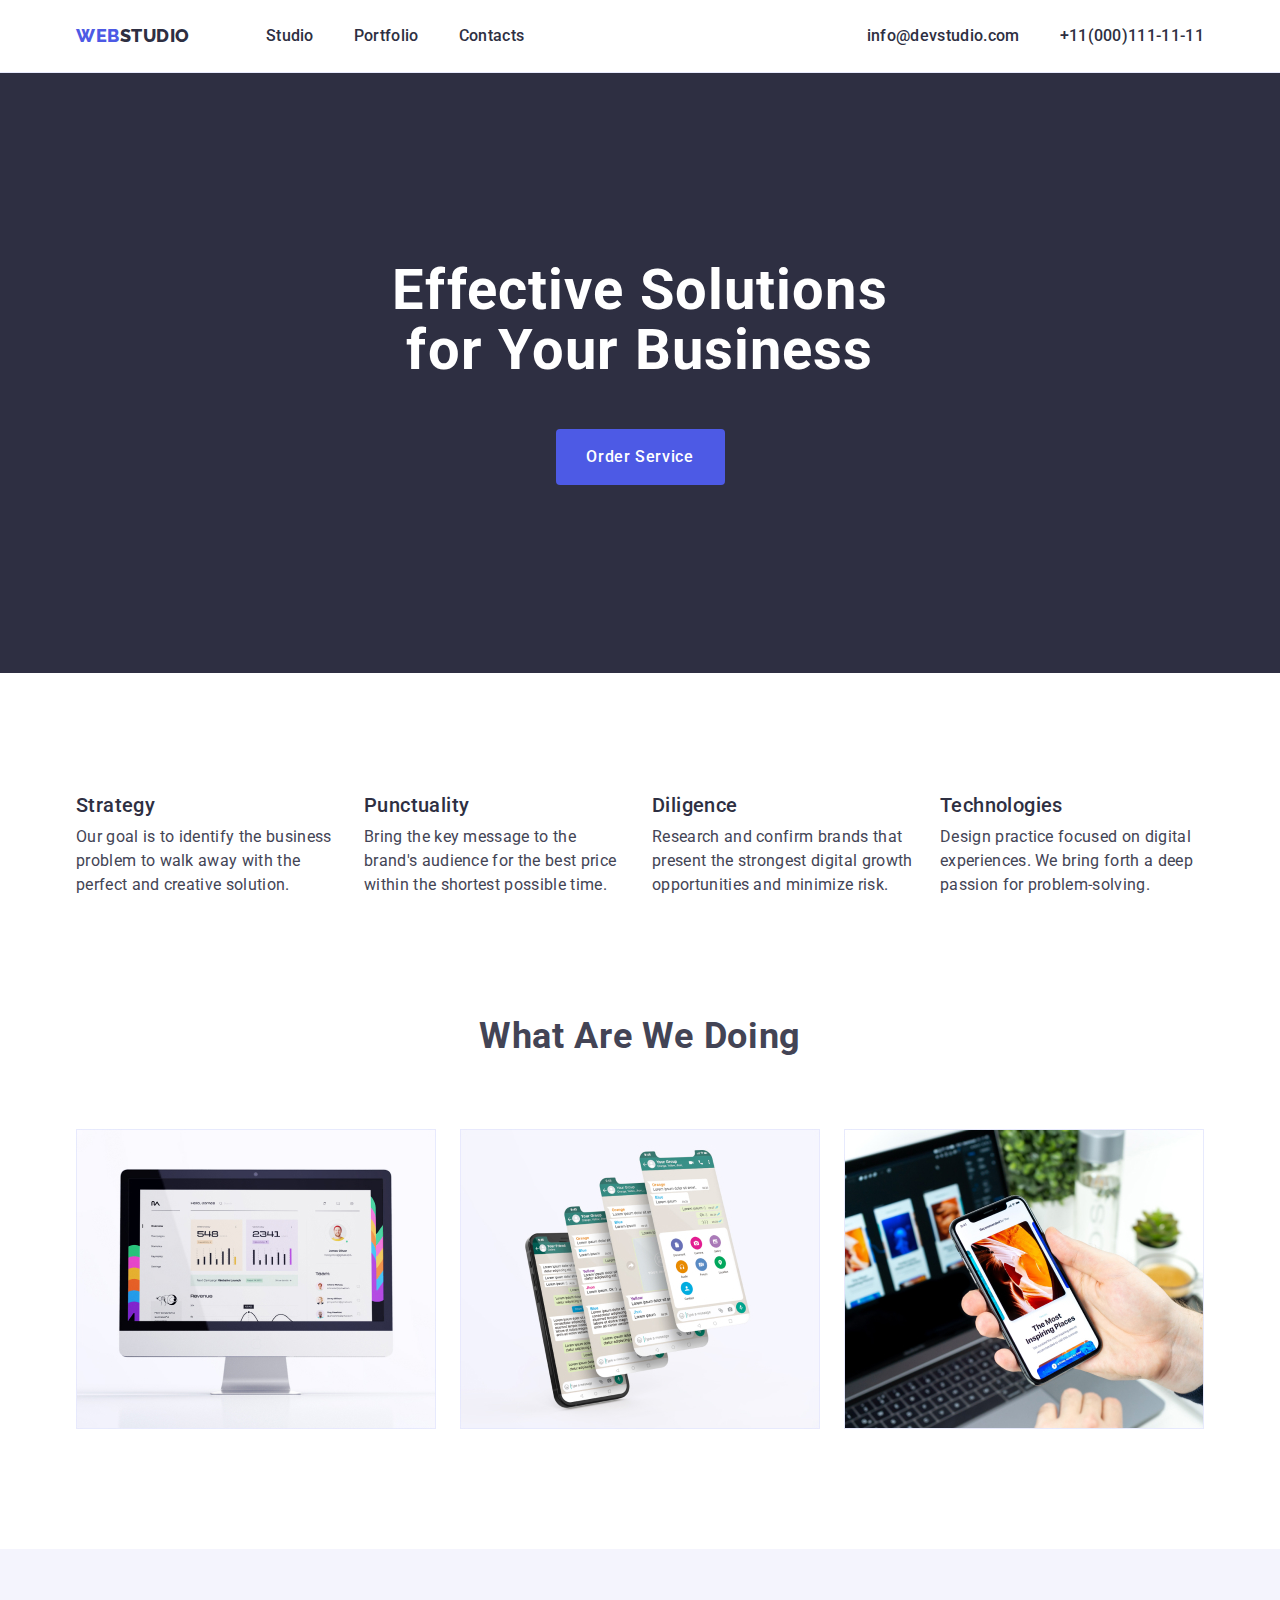
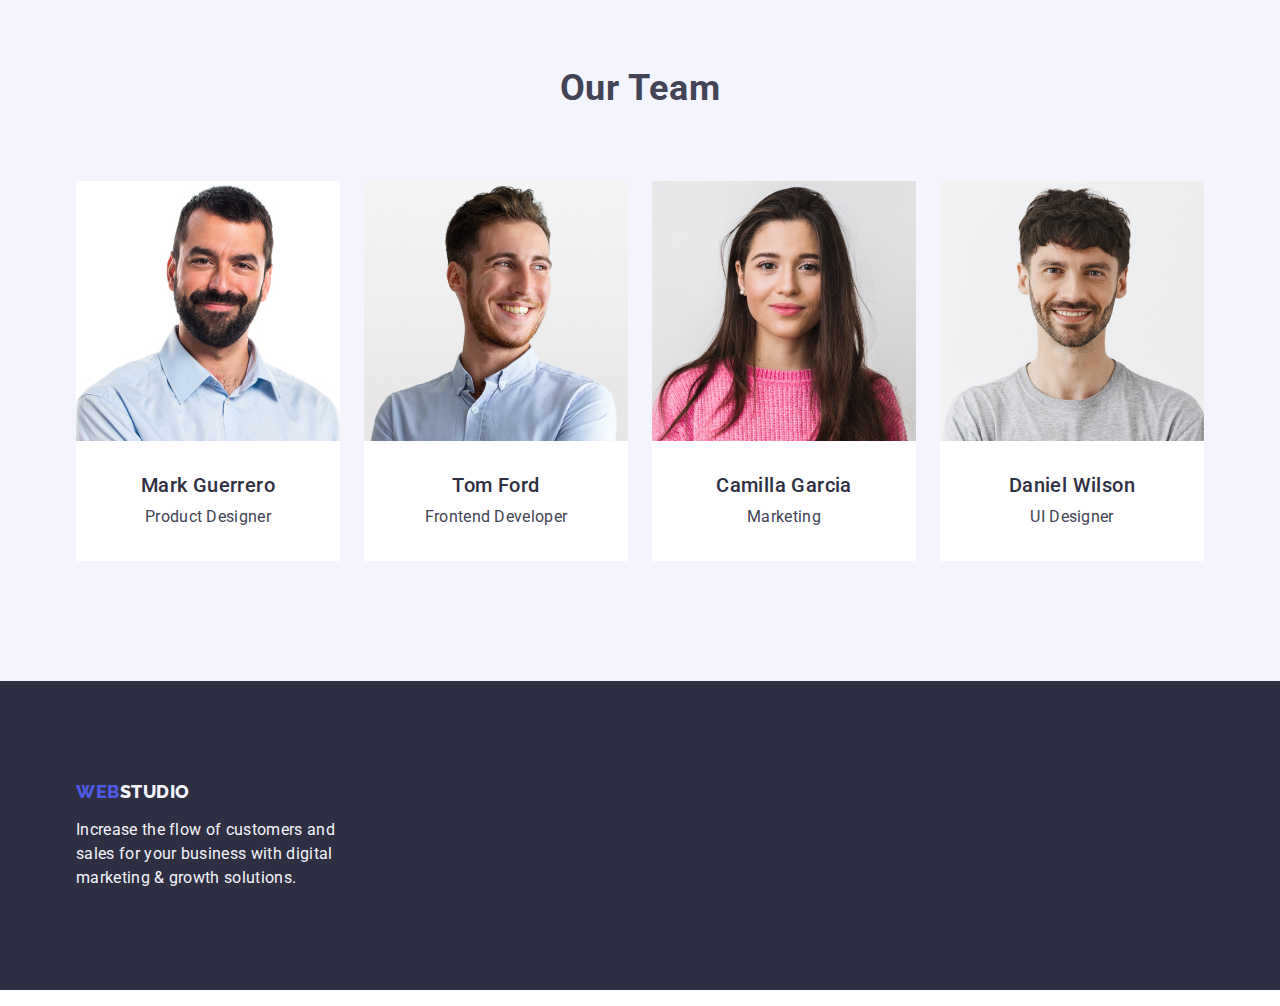
<file: index.html>
<!DOCTYPE html>
<html lang="en">
<head>
    <meta charset="UTF-8">
    <meta name="description" content="Effective Solutions
    for Your Business">
    <title>Portfolio</title>
    <link rel="preconnect" href="https://fonts.googleapis.com">
    <link rel="preconnect" href="https://fonts.gstatic.com" crossorigin>
    <link rel="stylesheet" 
        href="https://fonts.googleapis.com/css2?family=Raleway:wght@800&family=Roboto:wght@400;500;700;900&display=swap">
    <link rel="stylesheet" href="https://cdnjs.cloudflare.com/ajax/libs/modern-normalize/2.0.0/modern-normalize.min.css" 
        integrity="sha512-4xo8blKMVCiXpTaLzQSLSw3KFOVPWhm/TRtuPVc4WG6kUgjH6J03IBuG7JZPkcWMxJ5huwaBpOpnwYElP/m6wg==" 
        crossorigin="anonymous" referrerpolicy="no-referrer" />
    <link rel="stylesheet" href="./css/styles.css">
</head>
<body>
    <!--site header-->
    <header class="header">
        <div class="container header__container">
            <!--site logo-->
            <nav class="header__nav h-nav">
                <a href="./index.html" class="logo link">
                    Web<span class="logo-dark">Studio</span>
                </a>
            <!--nav list-->
                <ul class="h-nav__list list">
                    <li class="h-nav__list-li"><a href="./index.html" class="h-nav__link link">Studio</a></li>
                    <li class="h-nav__list-li"><a href="./portfolio.html" class="h-nav__link link">Portfolio</a></li>
                    <li class="h-nav__list-li"><a href="" class="h-nav__link link">Contacts</a></li>
                </ul>
            </nav>
            <!--contacts-->
                <address class="header__address h-address">
                    <ul class="h-address__list list">
                        <li class="h-address__list-li h-nav__list-li"><a class="contact-links link" href="mailto:info@devstudio.com">info@devstudio.com</a></li>
                        <li class="h-address__list-li h-nav__list-li"><a class="contact-links link" href="tel:+110001111111">+11(000)111-11-11</a></li>
                    </ul>
                </address>
            
        </div>
    </header>
    <!--main content-->
    <main>
        <section class="banner">
            <div class="container banner__container">
                <h1 class="banner__title">Effective Solutions<br />for Your Business</h1>
                <button class="banner__btn" type="button">Order Service</button>
            </div>
        </section>
        <section class="features section">
            <div class="container">
                <h2 class="visually-hidden">List of features</h2>
                <ul class="features__list list">
                    <li class="features__li">
                        <h3 class="features__card-title">Strategy</h3>
                        <p class="features__team-text">
                            Our goal is to identify the business problem to walk away
                            with the perfect and creative solution.
                        </p>
                    </li>
                    <li class="features__li">
                        <h3 class="features__card-title">Punctuality</h3>
                        <p class="features__team-text">
                            Bring the key message to the brand's audience for the best 
                            price within the shortest possible time.
                        </p>
                    </li>
                    <li class="features__li">
                        <h3 class="features__card-title">Diligence</h3>
                        <p class="features__team-text">
                            Research and confirm brands that present the strongest digital 
                            growth opportunities and minimize risk.
                        </p>
                    </li>
                    <li class="features__li">
                        <h3 class="features__card-title">Technologies</h3>
                        <p class="features__team-text">
                            Design practice focused on digital experiences. We bring forth 
                            a deep passion for problem-solving.
                        </p>
                    </li>
                </ul>
            </div>
        </section>
        <section class="examples">
            <div class="container">
                <h2 class="examples__title section-title">What are we doing</h2>
                <ul class="examples__list list">
                    <li class="examples__li">
                        <img src="./images/Rectangle71-2.jpg" alt="a computer screen with a colorful design on it" width = "360" height = "300">
                    </li>
                    <li class="examples__li">
                        <img src="./images/Rectangle71-1.jpg" alt="three smartphones with different messages on them" width = "360" height = "300">
                    </li>
                    <li class="examples__li">
                        <img src="./images/Rectangle71.jpg" alt="a person holding a phone in front of a laptop" width = "360" height = "300">
                    </li>
                </ul>
            </div>
        </section>
        <section class="our-team">
            <div class="container our-team__container">
                <h2 class="our-team__title  section-title">Our Team</h2>
                <ul class="our-team__list list">
                    <li class="our-team__card">
                        <img src="./images/img-3.jpg" alt="Mark Guerrero" width = "264" height = "260">
                        <div class="our-team__card-content">
                            <h3 class="our-team__card-title">Mark Guerrero</h3>
                            <p class="our-team__card-text">Product Designer</p>
                        </div>
                    </li>
                    <li class="our-team__card">
                        <img src="./images/img-2.jpg" alt="Tom Ford" width = "264" height = "260">
                        <div class="our-team__card-content">
                        <h3 class="our-team__card-title">Tom Ford</h3>
                        <p class="our-team__card-text">Frontend Developer</p>
                        </div>
                    </li>
                    <li class="our-team__card">
                        <img src="./images/img-1.jpg" alt="Camilla Garcia" width = "264" height = "260">
                        <div class="our-team__card-content">
                        <h3 class="our-team__card-title">Camilla Garcia</h3>
                        <p class="our-team__card-text">Marketing</p>
                        </div>
                    </li>
                    <li class="our-team__card">
                        <img src="./images/img.jpg" alt="Daniel Wilson" width = "264" height = "260">
                        <div class="our-team__card-content">
                        <h3 class="our-team__card-title">Daniel Wilson</h3>
                        <p class="our-team__card-text">UI Designer</p>
                        </div>
                    </li>
                    
                </ul>
            </div>
        </section>
    </main>
    <footer class="footer">
        <div class="container footer__wrapper">
            <a href="./index.html" class="logo footer__logo link">
                Web<span class="logo-light">Studio</span>
            </a>
            <p class="footer__description">
                Increase the flow of customers and<br/>
                sales for your business with digital<br/>
                marketing & growth solutions.
            </p>
        </div>
    </footer>
</body>
</html>
</file>
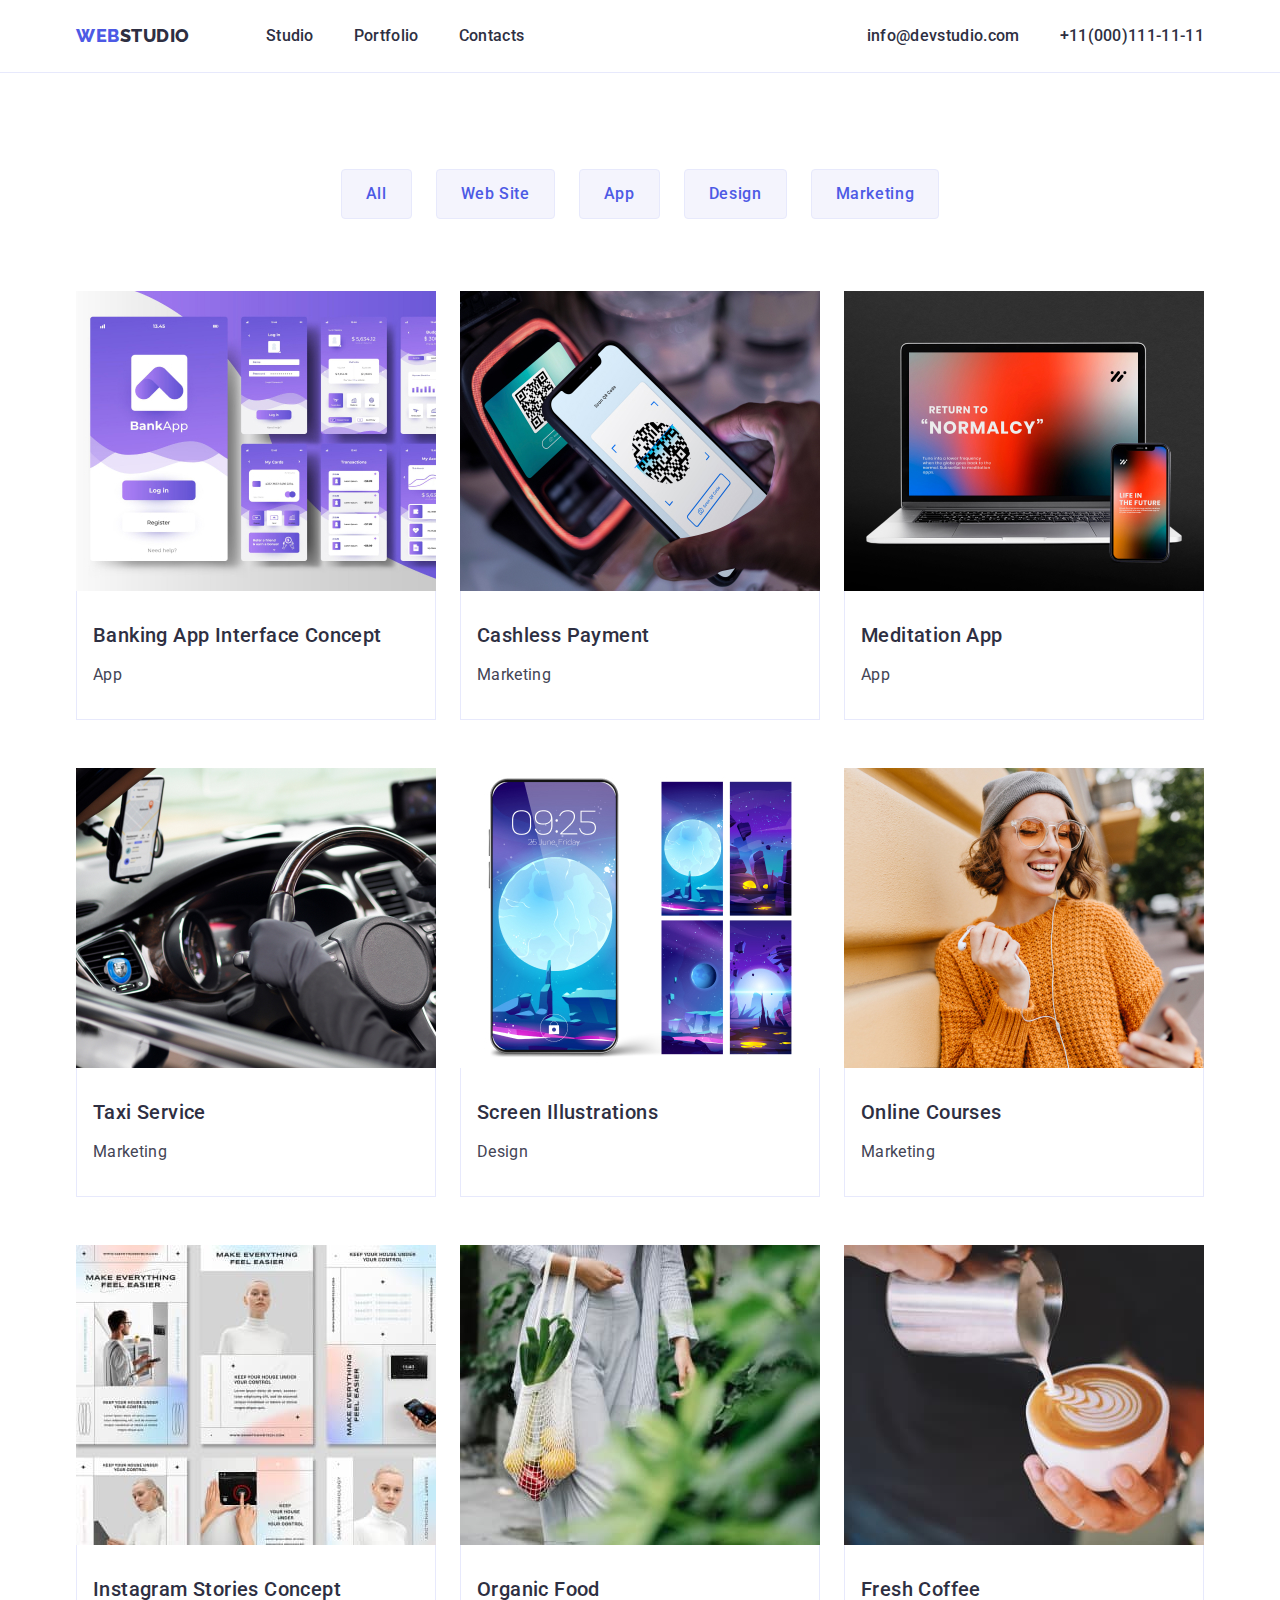
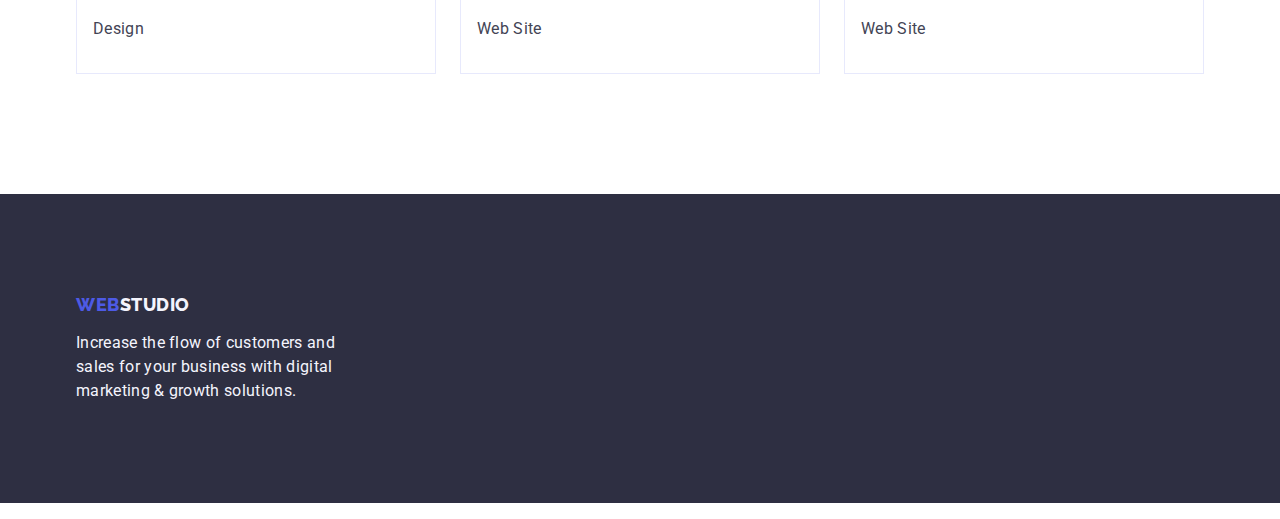
<file: portfolio.html>
<!DOCTYPE html>
<html lang="en">
<head>
    <meta charset="UTF-8">
    <meta name="description" content="Effective Solutions
    for Your Business">
    <title>Portfolio</title>
    <link rel="preconnect" href="https://fonts.googleapis.com">
    <link rel="preconnect" href="https://fonts.gstatic.com" crossorigin>
    <link rel="stylesheet"
        href="https://fonts.googleapis.com/css2?family=Raleway:wght@800&family=Roboto:wght@400;500;700;900&display=swap">
    <link rel="stylesheet" href="https://cdnjs.cloudflare.com/ajax/libs/modern-normalize/2.0.0/modern-normalize.min.css"
        integrity="sha512-4xo8blKMVCiXpTaLzQSLSw3KFOVPWhm/TRtuPVc4WG6kUgjH6J03IBuG7JZPkcWMxJ5huwaBpOpnwYElP/m6wg=="
        crossorigin="anonymous" referrerpolicy="no-referrer" />
    <link rel="stylesheet" href="./css/styles.css">
</head>
<body>
    <!--site header-->
    <header class="header">
        <div class="container header__container">
            <!--site logo-->
            <nav class="header__nav h-nav">
                <a href="./index.html" class="logo link">
                    Web<span class="logo-dark">Studio</span>
                </a>
                <!--nav list-->
                <ul class="h-nav__list list">
                    <li class="h-nav__list-li"><a href="./index.html" class="h-nav__link link">Studio</a></li>
                    <li class="h-nav__list-li"><a href="./portfolio.html" class="h-nav__link link">Portfolio</a></li>
                    <li class="h-nav__list-li"><a href="" class="h-nav__link link">Contacts</a></li>
                </ul>
            </nav>
            <!--contacts-->
            <address class="header__address h-address">
                <ul class="h-address__list list">
                    <li class="h-address__list-li h-nav__list-li"><a class="contact-links link"
                            href="mailto:info@devstudio.com">info@devstudio.com</a></li>
                    <li class="h-address__list-li h-nav__list-li"><a class="contact-links link"
                            href="tel:+110001111111">+11(000)111-11-11</a></li>
                </ul>
            </address>
    
        </div>
    </header>
    <!--page filter-->
<main>
    <section class="filters f-btn list">
        <div class="container container_filters">
        <h1 class="visually-hidden">Portfolio page</h1>
            <ul class="f-btn-list link list">
                <li class="f-btn-list__li"><button type="button" class="f-btn-list__button">All</button></li>
                <li class="f-btn-list__li"><button type="button" class="f-btn-list__button">Web Site</button></li>
                <li class="f-btn-list__li"><button type="button" class="f-btn-list__button">App</button></li>
                <li class="f-btn-list__li"><button type="button" class="f-btn-list__button">Design</button></li>
                <li class="f-btn-list__li"><button type="button" class="f-btn-list__button">Marketing</button></li>
            </ul>
<!--gallery-->
            <ul class="gallery list">
                <li class="gallery__li">
                    <a class="gallery__card link" href="">
                        <img class="gallery__card-img" src="./images/img1_row1.jpg" alt="screens screenshots of a mobile app" width = "360" height = "300">
                        <div class="gallery__card-content">
                        <h2 class="gallery__card-title">Banking App Interface Concept</h2>
                        <p class="gallery__team-text">App</p>
                        </div>
                    </a>
                </li>
                <li class="gallery__li"> 
                    <a class="gallery__card link" href="">
                        <img class="gallery__card-img" src="./images/img2_row1.jpg" alt="a hand holding a phone" width = "360" height = "300">
                        <div class="gallery__card-content">
                        <h2 class="gallery__card-title">Cashless Payment</h2>
                        <p class="gallery__team-text">Marketing</p>
                        </div>
                    </a>
                </li>
                <li class="gallery__li">
                    <a class="gallery__card link" href="">
                        <img class="gallery__card-img" src="./images/img3_row1.jpg" alt="a laptop and phone next to each other" width = "360" height = "300">
                        <div class="gallery__card-content">
                        <h2 class="gallery__card-title">Meditation App</h2>
                        <p class="gallery__team-text">App</p>
                        </div>
                    </a>
                </li>
                <li class="gallery__li">
                    <a class="gallery__card link" href="">
                        <img class="gallery__card-img" src="./images/img1_row2.jpg" alt="a person driving a car" width = "360" height = "300">
                        <div class="gallery__card-content">
                        <h2 class="gallery__card-title">Taxi Service</h2>
                        <p class="gallery__team-text">Marketing</p>
                        </div>
                    </a>
                </li>
                <li class="gallery__li">
                    <a class="gallery__card link" href="">
                        <img class="gallery__card-img" src="./images/img2_row2.jpg" alt="a cell phone screen with a moon and rocks" width = "360" height = "300">
                        <div class="gallery__card-content">
                        <h2 class="gallery__card-title">Screen Illustrations</h2>
                        <p class="gallery__team-text">Design</p>
                            </div>
                    </a>
                </li>
                <li class="gallery__li">
                    <a class="gallery__card link" href="">
                        <img class="gallery__card-img" src="./images/img3_row2.jpg" alt="a person wearing glasses and a hat and holding a phone" width = "360" height = "300">
                        <div class="gallery__card-content">
                        <h2 class="gallery__card-title">Online Courses</h2>
                        <p class="gallery__team-text">Marketing</p>
                        </div>
                    </a>
                </li>
                <li class="gallery__li">
                    <a class="gallery__card link" href="">
                        <img class="gallery__card-img" src="./images/img1_row3.jpg" alt="a collage of social media post" width = "360" height = "300">
                        <div class="gallery__card-content">
                        <h2 class="gallery__card-title">Instagram Stories Concept</h2>
                        <p class="gallery__team-text">Design</p>
                        </div>
                    </a>
                </li>
                <li class="gallery__li">
                    <a class="gallery__card link" href="">
                        <img class="gallery__card-img" src="./images/img2_row3.jpg" alt="a person carrying a string bag of vegetables" width = "360" height = "300">
                        <div class="gallery__card-content">
                        <h2 class="gallery__card-title">Organic Food</h2>
                        <p class="gallery__team-text">Web Site</p>
                        </div>
                    </a>
                </li>
                <li class="gallery__li">
                    <a class="gallery__card link" href="">
                        <img class="gallery__card-img" src="./images/img3_row3.jpg" alt="a person pouring milk into a cup of coffee" width = "360" height = "300">
                        <div class="gallery__card-content">
                        <h2 class="gallery__card-title">Fresh Coffee</h2>
                        <p class="gallery__team-text">Web Site</p>
                        </div>
                    </a>
                </li>
            </ul> 
        </div>
    </section>
</main>
    <footer class="footer">
        <div class="container footer__wrapper">
            <a href="./index.html" class="logo footer__logo link">
                Web<span class="logo-light">Studio</span>
            </a>
            <p class="footer__description">
                Increase the flow of customers and<br />
                sales for your business with digital<br />
                marketing & growth solutions.
            </p>
        </div>
    </footer>
</body>
</html>
</file>
<file: css/styles.css>
:root {
    --color-iris: #4d5ae5;
    --color-cloud: #F4F4FD;
    --color-slate: #434455;
    --color-ocean: #404BBF;
    --color-blue: #2E2F42;
    --color-green: #31D0AA;
    --color-white: #FFFFFF;
    --color-modal: #FCFCFC;
    --color-cornflower: #E7E9FC;
}

*,
*::before,
*::after {
    box-sizing: border-box;
}

ul, ol {
    padding: 0;
    list-style: none;
}

body,
h1, h2, h3,
p,
ul, ol, li {
    margin: 0;
}

a {
    text-decoration-skip-ink: auto;
}

img {
    display: block;
    
}
address {
    font-style: normal;
}
/*body*/
body {
    min-height: 100vh;
    font-family: "Roboto", sans-serif;
    font-style: normal;
    color: var(--color-slate);
    font-size: 16px;
    line-height: 1.5;
    letter-spacing: 0.02em;
    background-color: var(--color-white);
}

.container { 
    width: 1158px;
    margin: 0 auto;
    padding: 0 15px;
}

.visually-hidden {
    position: absolute;
    width: 1px;
    height: 1px;
    margin: -1px;
    border: 0;
    padding: 0;
    white-space: nowrap;
    clip-path: inset(100%);
    clip: rect(0 0 0 0);
    overflow: hidden;
}
.link {
    text-decoration: none;
}
.list {
    list-style: none;
}
/* header */
.header {
    border-bottom: 1px solid var(--color-cornflower);
}
.header__container {
    display: flex;
    justify-content: space-between;
}
.header__nav {
    display: flex;
    align-items: center;
}
.h-nav a{
    display: flex;
    justify-content: center;
    align-items: center;
}
.logo {
    color: var(--color-iris);
    font-family: "Raleway", sans-serif;
    text-transform: uppercase;
    font-size: 18px;
    font-weight: 800;
    line-height: 1.17;
    letter-spacing: 0.03em;
    margin-right: 76px;
}
.logo-dark {
    color: var(--color-blue);
}
.h-nav__list {
    display: flex;
    flex-direction: row;
    margin-left: 0;
    gap: 40px;
    height: 72px;
}
.h-nav__list a {
    color: var(--color-blue);
    font-family: "Roboto", sans-serif;
    font-size: 16px;
    font-weight: 500;
    line-height: 1.5;
    letter-spacing: 0.02em;
}
.h-nav__list-li {
    display: flex;
}
.h-nav__link {    
    padding: 24px 0;
}
.header__address {
}
.h-address a{
    color: var(--color-blue);
    font-family: "Roboto", sans-serif;
    font-size: 16px;
    font-weight: 500;
    line-height: 1.5;
    letter-spacing: 0.02em;    
}
.h-address__list {
    display: flex;
    align-items: center;
    gap: 40px;
    height: 72px;    
}
.h-address__list-li {
    display: flex;
    color: var(--color-slate);
}
.h-address__list .contact-links:active,
.h-address__list .contact-links:hover,
.h-address__list .contact-links:focus,
.h-nav__list .link:active,
.h-nav__list .link:hover,
.h-nav__list .link:focus {
    color: var(--color-ocean);
}

/*banner*/
.banner {
    background-color: var(--color-blue);
    padding: 188px 0;
}

.banner__container {
    display: flex;
    flex-direction: column;
    align-items: center;
    justify-content: center;
}

.banner__title {
    color: var(--color-white);
    text-align: center;
    font-size: 56px;
    font-weight: 700;
    line-height: 1.07;
    letter-spacing: 0.02em;
    max-width: 496px;
}

.banner__btn {
    font-family: "Roboto", sans-serif;
    background-color: var(--color-iris);
    cursor: pointer;
    color: var(--color-white);
    font-weight: 500;
    letter-spacing: 0.04em;
    font-size: 16px;
    line-height: 1.5;
    margin: 48px 0 0;
    min-width: 169px;
    height: 56px;
    border: none;
    border-radius: 4px;
}

.banner__btn:active,
.banner__btn:hover,
.banner__btn:focus {
    background-color: var(--color-ocean);
    color: var(--color-white);
}

.section-title {
    font-family: "Roboto", sans-serif;
    font-size: 36px;
    font-weight: 700;
    line-height: 1.11; 
    letter-spacing: 0.02em;
    text-transform: capitalize;
    text-align: center;
    margin-bottom: 72px;
}

/*features*/
.features {
    padding: 120px 0;
    justify-content: center;
    align-self: center;
}
.features__list {
    display: flex;
    justify-content: center;
    gap: 24px;
    
}
.features__li {
    width: calc((100% - 24px * 3) / 4);
}
.features__title {
    color: var(--color-blue);
    font-size: 36px;
    font-weight: 700;
    line-height: 1.11;
    letter-spacing: 0.72px;
    text-transform: capitalize;
    text-align: center;
    
}
.features__card-title,
.gallery__card-title {
    font-family: "Roboto", sans-serif;
    color: var(--color-blue);
    font-size: 20px;
    font-weight: 500;
    line-height: 1.2;
    letter-spacing: 0.02em;
    text-transform: capitalize;
    margin-bottom: 8px; 
}
.features__team-text {
    font-size: 16px;
    line-height: 1.5;
    font-weight: 400;
    color: var(--color-slate);
    letter-spacing: 0.02em;
    text-decoration: none;
}

/*our-team*/

.our-team{
    column-gap: 24px; 
    row-gap: 48px; 
    justify-content: center;
    padding: 120px 0;
    background-color: var(--color-cloud);
}
.section__our-team {
    display: flex;
    justify-items: center;
}
.our-team__list {
    display: flex;
    gap: 24px;
    
}
.our-team__card {
    display: flex;
    flex-wrap: wrap;
    justify-content: space-between; 
    display: flex;
    flex-direction: column;
    justify-content: center;
    width: calc((100% - 3 * 24px) / 4);
    border-radius: 0px 0px 4px 4px;
}
.our-team__title {
    font-family: "Roboto", sans-serif;
    font-size: 36px;
    font-weight: 700;
    line-height: 1.11; 
    letter-spacing: 0.02em;
    text-transform: capitalize;
    text-align: center;
}

.our-team__card > img {
    width: 264px;
    height: 260px;
    object-fit: cover;
}
.our-team__card-content {
    background: var(--color-white);
    text-align: center;
    flex-direction: column;
    justify-content: center;
    align-items: center;
    gap: 8px;
    padding: 32px 0px;
}

.our-team__card-title {
    font-family: "Roboto", sans-serif;
    color: var(--color-blue);
    font-size: 20px;
    font-weight: 500;
    line-height: 1.2;
    letter-spacing: 0.02em;
    text-transform: capitalize;
    margin-bottom: 8px;
}

.our-team__card-text {
    font-family: "Roboto", sans-serif;
    font-size: 16px;
    font-weight: 400;
    line-height: 1.5;
    letter-spacing: 0.02em;
    
}

.f-btn-list__button:active,
.f-btn-list__button:hover,
.f-btn-list__button:focus {
    background-color: var(--color-ocean);
    color: var(--color-white);
    text-decoration: none;
    cursor: pointer;
    border: 1px solid transparent;
}

/*examples*/
.examples {
    padding-bottom: 120px;
}
.examples__title {
    font-family: "Roboto", sans-serif;
    font-size: 36px;
    font-weight: 700;
    line-height: 1.11; 
    letter-spacing: 0.02em;
    text-transform: capitalize;
    text-align: center;
    margin-bottom: 72px;
}
.examples__li {
    width: calc((100% - 24px * 2) / 3);
}
.examples__list {
    display: flex;
    justify-items: center;    
    gap: 24px;
    border-radius: 0px 0px 4px 4px;
}
.examples__li > img {
    width: 360px;
    height: 300px;
    box-sizing: border-box;
}
/* footer */
.footer {
    background-color: var(--color-blue);
    color: var(--color-cloud);
    width: 100%;
    padding: 100px 0;
    margin-bottom: 16px;
}
.footer__logo {
    display: inline-block;
    margin-bottom: 16px;
}


.logo-light {
    color: var(--color-cloud);
}
.footer__description {
    font-family: "Roboto", sans-serif;
    font-size: 16px;
    font-weight: 400;
    line-height: 24px;
    letter-spacing: 0.02em;
}

/*portfolio*/
.filters {    
    padding-top: 96px;
    padding-bottom: 120px;
}
.f-btn-list {
    display: flex;
    flex-wrap: wrap;
    justify-content: center;
    gap: 24px;
    margin-bottom: 72px;
}

.f-btn-list__button {
    list-style: none;
    font-family: "Roboto", sans-serif;
    font-weight: 500;
    font-size: 16px;
    line-height: 1.5;
    letter-spacing: 0.04em;
    color: var(--color-iris);
    text-align: center;
    letter-spacing: 0.64px;
    border-radius: 4px;
    border: 1px solid var(--color-cornflower);
    background: var(--color-cloud);
    padding: 12px 24px;
}

/*gallery*/
.gallery {
    font-family: "Roboto", sans-serif;
    background: var(--color-white);
    color: var(--color-blue);
    display: flex;
    flex-flow: wrap;
    column-gap: 24px; 
    row-gap: 48px; 
    justify-content: center;
    
}
.gallery__list{
    display: block;
    flex-wrap: wrap;
    flex-direction: column;   
    position: relative; 
} 
.gallery__li {
    /* border: 1px solid var(--color-cornflower); */
    width: calc((100% - 2 * 24px) / 3);

}
.gallery__card > img {
    object-fit: cover;
    
}

.gallery__card-content {
    display: flex;
    flex-direction: column;
    justify-content: center;
    padding: 32px 16px;
    background: var(--color-white);
    row-gap: 8px;
    border: 1px solid var(--color-cornflower); 
    border-top: none;
}

.gallery__card-title {
    font-size: 20px;
    font-weight: 500;
    line-height: 1.2;
    text-transform: capitalize;
    letter-spacing: 0.02em;
    
}

.gallery__team-text {
    font-family: "Roboto", sans-serif;
    color: var(--color-slate);
    font-size: 16px;
    font-weight: 400;
    line-height: 1.5;
    letter-spacing: 0.02em;
}
</file>
